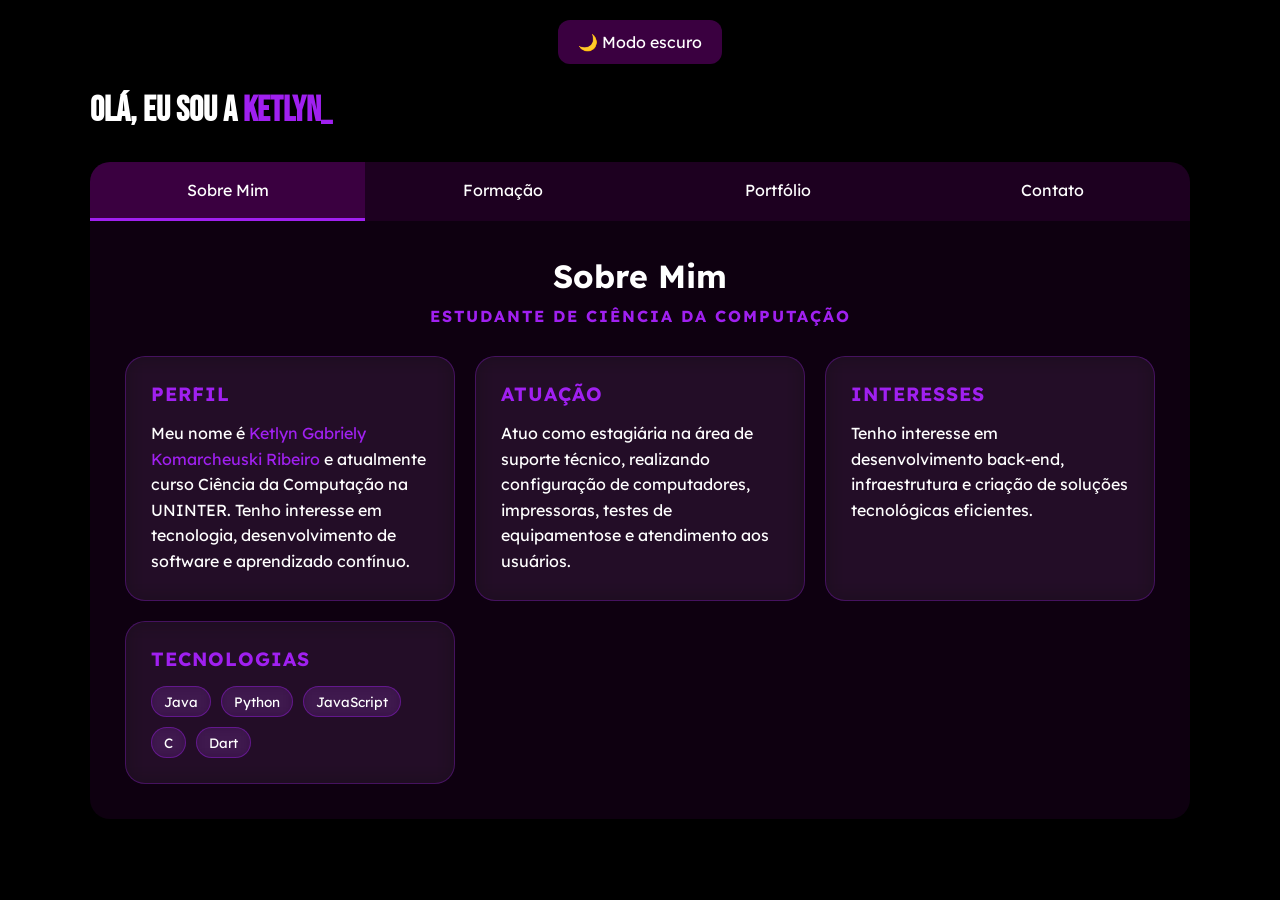
<file: index.html>
<!DOCTYPE html>
<html lang="pt-br">
<head>
    <meta charset="UTF-8">
    <meta name="viewport" content="width=device-width, initial-scale=1.0">

    <title>Sobre Mim</title>

    <link rel="stylesheet" href="style.css">
</head>
<body>

    <!-- Seção principal do conteúdo -->
    <section class="conteudo-principal">

        <!-- Botão para ativar/desativar modo escuro -->
        <button id="toggle-dark">🌙 Modo escuro</button>

        <!-- Título principal da página -->
        <h2 class="titulo-principal">Olá, eu sou a <span>Ketlyn_</span></h2>

        <div class="conteudos">

            <!-- Menu de navegação -->
            <nav class="botoes">
                <a href="index.html" class="botao ativo">Sobre Mim</a>
                <a href="formacao.html" class="botao">Formação</a>
                <a href="portfolio.html" class="botao">Portfólio</a>
                <a href="contato.html" class="botao">Contato</a>
            </nav>

            <!-- Área dos conteúdos da página -->
            <div class="abas-textos">

                <!-- Título principal da seção -->
                <h3 class="aba-conteudo-titulo-principal">Sobre Mim</h3>

                <!-- Subtítulo -->
                <h4 class="aba-conteudo-titulo-secundario">Estudante de Ciência da Computação</h4>

                <!-- Container que agrupa todos os cards -->
                <div class="cards-container">

                    <!-- Card de apresentação pessoal -->
                    <div class="card">
                        <h5>Perfil</h5>
                        <p>Meu nome é <span>Ketlyn Gabriely Komarcheuski Ribeiro</span> e atualmente curso Ciência da Computação na UNINTER. Tenho interesse em tecnologia, desenvolvimento de software e aprendizado contínuo.</p>
                    </div>

                    <!-- Card sobre experiência/atuação -->
                    <div class="card">
                        <h5>Atuação</h5>
                        <p>Atuo como estagiária na área de suporte técnico, realizando configuração de computadores, impressoras, testes de equipamentose e atendimento aos usuários.</p>
                    </div>

                    <!-- Card com áreas de interesse -->
                    <div class="card">
                        <h5>Interesses</h5>
                        <p>Tenho interesse em desenvolvimento back-end, infraestrutura e criação de soluções tecnológicas eficientes.</p>
                    </div>

                    <!-- Card das tecnologias estudadas -->
                    <div class="card">
                        <h5>Tecnologias</h5>
                        <div class="tech-chips">
                            <span>Java</span>
                            <span>Python</span>
                            <span>JavaScript</span>
                            <span>C</span>
                            <span>Dart</span>
                        </div>
                    </div>

                </div>
            </div>
        </div>

    </section>

    <!-- Arquivo JavaScript -->
    <script src="main.js"></script>

</body>
</html>
</file>
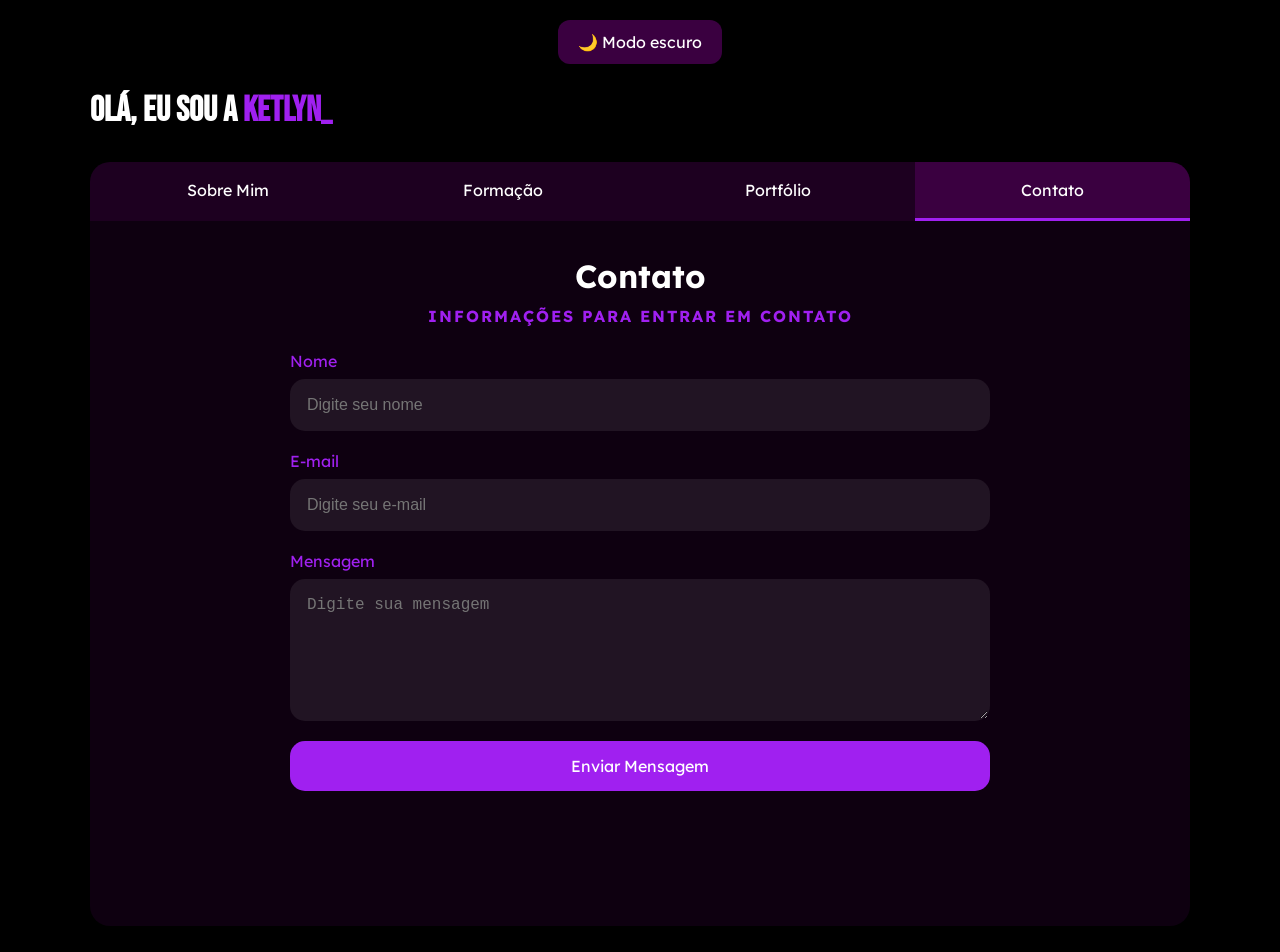
<file: contato.html>
<!DOCTYPE html>
<html lang="pt-br">
<head>
    <meta charset="UTF-8">
    <meta name="viewport" content="width=device-width, initial-scale=1.0">

    <title>Contato</title>

    <link rel="stylesheet" href="style.css">
</head>

<body>

    <!-- Área principal do conteúdo -->
    <section class="conteudo-principal">

        <!-- Botão para ativar/desativar o modo escuro -->
        <button id="toggle-dark">🌙 Modo escuro</button>

        <!-- Título principal -->
        <h2 class="titulo-principal">Olá, eu sou a <span>Ketlyn_</span></h2>

        <div class="conteudos">

            <!-- Menu de navegação -->
            <nav class="botoes">
                <a href="index.html" class="botao">Sobre Mim</a>
                <a href="formacao.html" class="botao">Formação</a>
                <a href="portfolio.html" class="botao">Portfólio</a>
                <a href="contato.html" class="botao ativo">Contato</a>
            </nav>

            <!-- Área dos textos e formulário -->
            <div class="abas-textos">

                <!-- Título da seção -->
                <h3 class="aba-conteudo-titulo-principal">Contato</h3>

                <!-- Subtítulo -->
                <h4 class="aba-conteudo-titulo-secundario">Informações para entrar em contato</h4>

                <!-- Formulário de contato -->
                <form id="formulario-contato">
                    <div class="campo">
                        <label>Nome</label>
                        <input type="text" id="nome" placeholder="Digite seu nome">
                    </div>

                    <div class="campo">
                        <label>E-mail</label>
                        <input type="email" id="email" placeholder="Digite seu e-mail">
                    </div>

                    <div class="campo"> 
                        <label>Mensagem</label> 
                        <textarea id="mensagem" rows="6" placeholder="Digite sua mensagem"></textarea> 
                    </div>

                    <button type="submit" class="btn-enviar"> Enviar Mensagem </button>

                    <!-- Área onde o JavaScript pode mostrar mensagens -->
                    <p id="mensagem-status"></p>

                </form>
            </div>
        </div>

    </section>
    
    <script src="main.js"></script>

</body>
</html>
</file>
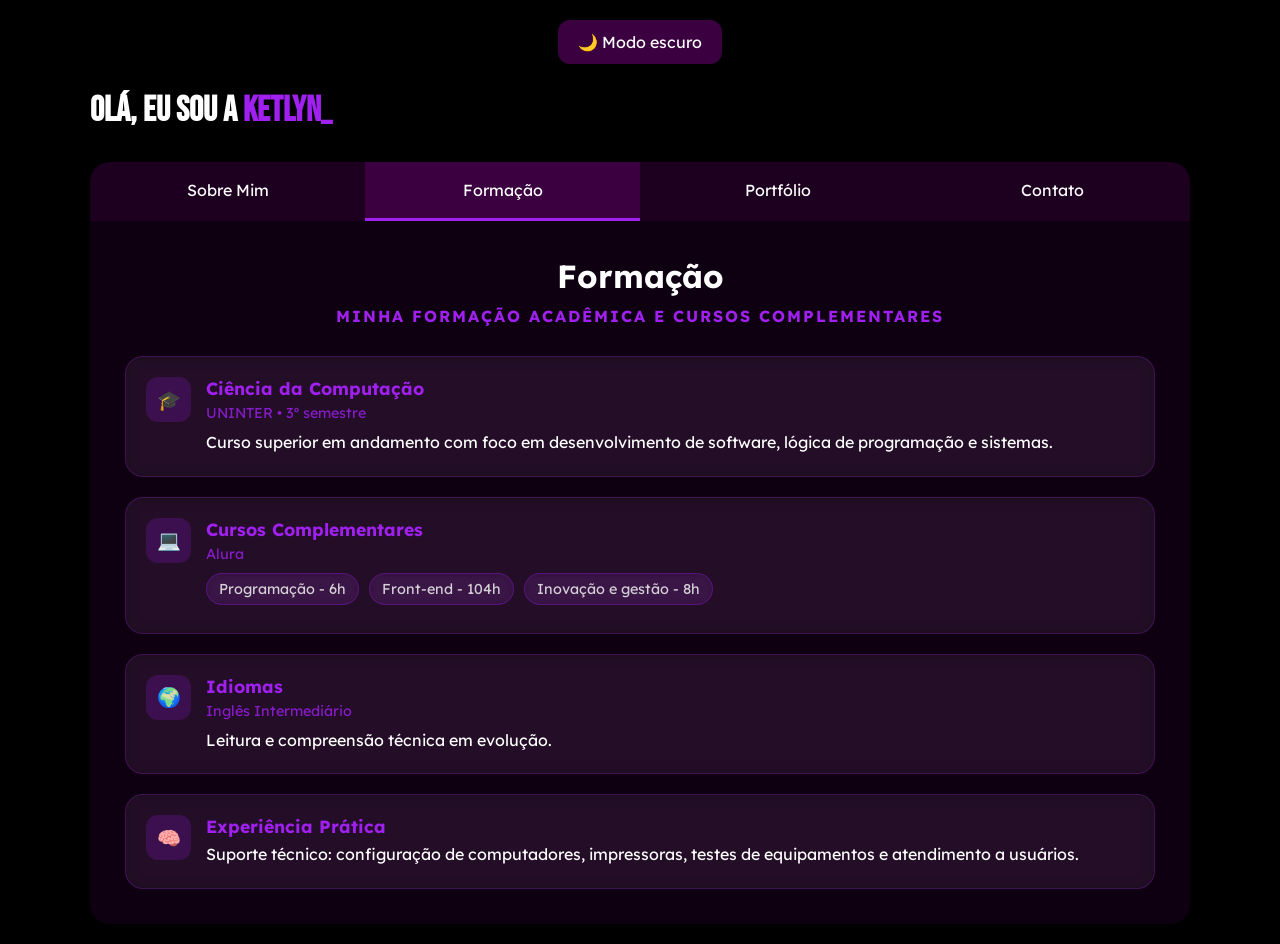
<file: formacao.html>
<!DOCTYPE html>
<html lang="pt-br">
<head>
    <meta charset="UTF-8">
    <meta name="viewport" content="width=device-width, initial-scale=1.0">

    <title>Formação</title>

    <link rel="stylesheet" href="style.css">
</head>

<body>

    <section class="conteudo-principal">

        <!-- Botão responsável por ativar/desativar o modo escuro -->
        <button id="toggle-dark">🌙 Modo escuro</button>

        <!-- Título principal da página -->
        <h2 class="titulo-principal">Olá, eu sou a <span>Ketlyn_</span></h2>

        <div class="conteudos">

            <!-- Menu de navegação -->
            <nav class="botoes">
                <a href="index.html" class="botao">Sobre Mim</a>
                <a href="formacao.html" class="botao ativo">Formação</a>
                <a href="portfolio.html" class="botao">Portfólio</a>
                <a href="contato.html" class="botao">Contato</a>
            </nav>

            <!-- Área dos textos e conteúdos -->
            <div class="abas-textos">

                <!-- Título principal da seção -->
                <h3 class="aba-conteudo-titulo-principal"> Formação</h3>

                <!-- Subtítulo -->
                <h4 class="aba-conteudo-titulo-secundario"> Minha formação acadêmica e cursos complementares</h4>

                <div class="formacao-timeline">

                    <!-- FORMAÇÃO ACADÊMICA -->
                    <div class="formacao-item">

                        <!-- Ícone da seção -->
                        <div class="formacao-icon">🎓</div>

                        <!-- Informações da formação -->
                        <div class="formacao-info">
                            <h5>Ciência da Computação</h5>
                            <span>UNINTER • 3º semestre</span>
                            <p>Curso superior em andamento com foco em desenvolvimento de software, lógica de programação e sistemas.</p>
                        </div>
                    </div>

                    <!-- CURSOS COMPLEMENTARES -->
                    <div class="formacao-item">
                        <div class="formacao-icon">💻</div>
                        <div class="formacao-info">
                            <h5>Cursos Complementares</h5>
                            <span>Alura</span>

                            <div class="tech-chips">
                                <span>Programação - 6h</span>
                                <span>Front-end - 104h</span>
                                <span>Inovação e gestão - 8h</span>
                            </div>

                        </div>
                    </div>

                    <!-- IDIOMAS -->
                    <div class="formacao-item">
                        <div class="formacao-icon">🌍</div>
                        <div class="formacao-info">
                            <h5>Idiomas</h5>
                            <span>Inglês Intermediário</span>
                            <p>Leitura e compreensão técnica em evolução.</p>

                        </div>
                    </div>

                    <!-- EXPERIÊNCIA PRÁTICA -->
                    <div class="formacao-item">
                        <div class="formacao-icon">🧠</div>
                        <div class="formacao-info">
                            <h5>Experiência Prática</h5>
                            <p>Suporte técnico: configuração de computadores, impressoras, testes de equipamentos e atendimento a usuários.</p>

                        </div>
                    </div>

                </div>
            </div>
        </div>

    </section>

    <script src="main.js"></script>

</body>
</html>
</file>
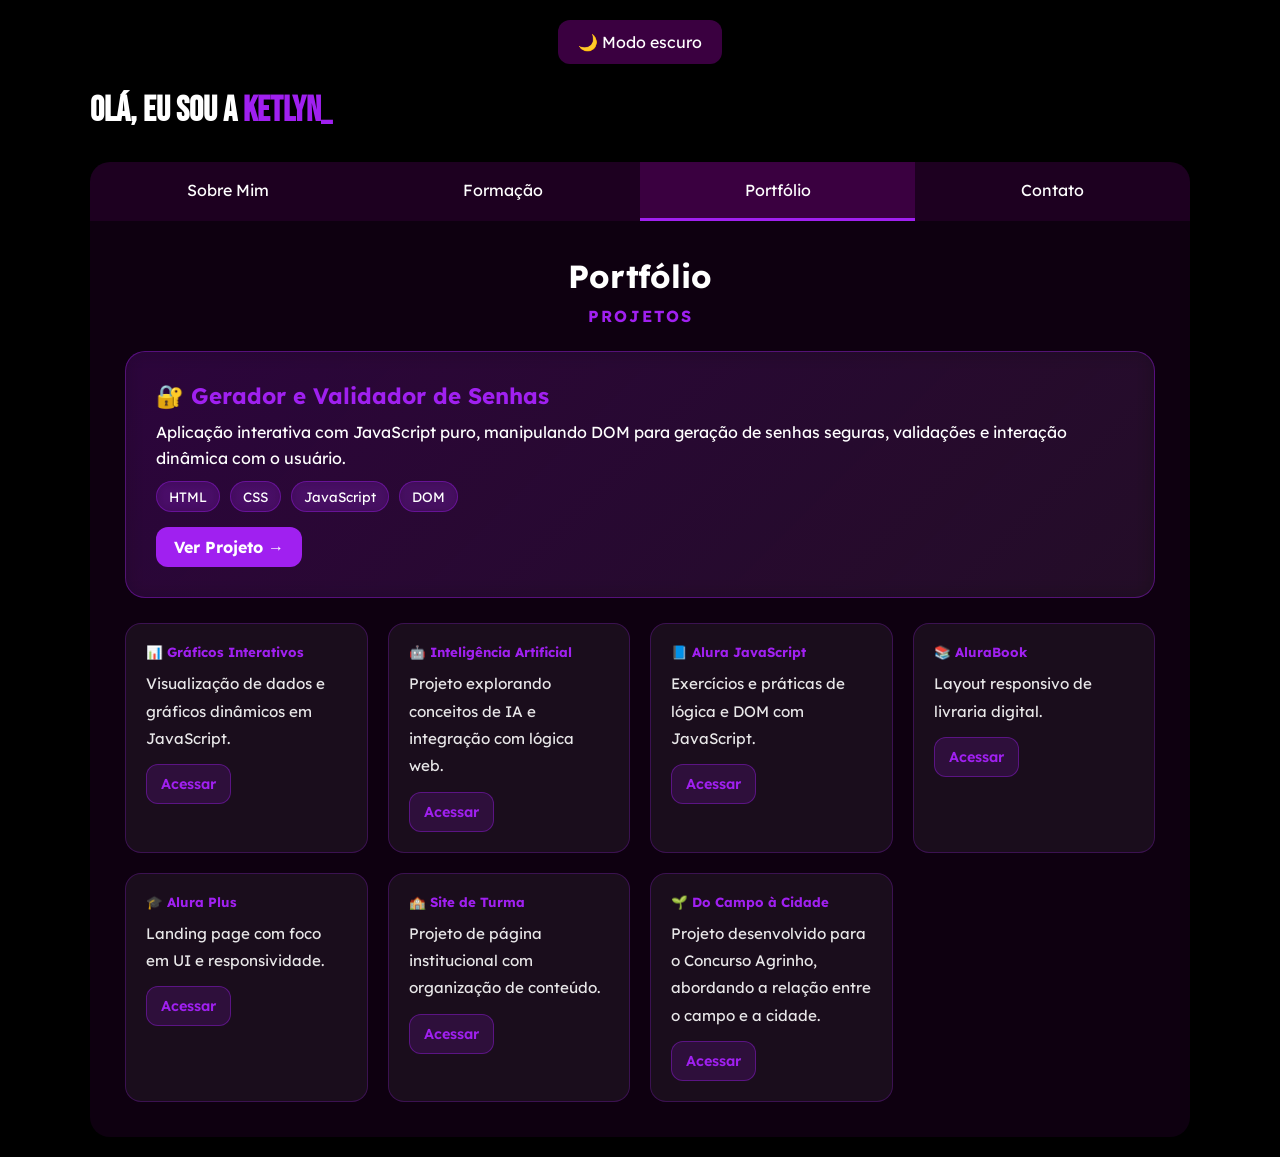
<file: portfolio.html>
<!DOCTYPE html>
<html lang="pt-br">
<head>
    <meta charset="UTF-8">
    <meta name="viewport" content="width=device-width, initial-scale=1.0">

    <title>Portfólio</title>

    <link rel="stylesheet" href="style.css">
</head>

<body>

    <section class="conteudo-principal">

        <!-- Botão responsável por ativar/desativar o modo escuro -->
        <button id="toggle-dark">🌙 Modo escuro</button>

        <!-- Título principal da página -->
        <h2 class="titulo-principal">Olá, eu sou a <span>Ketlyn_</span></h2>

        <div class="conteudos">

            <!-- Menu de navegação -->
            <nav class="botoes">
                <a href="index.html" class="botao">Sobre Mim</a>
                <a href="formacao.html" class="botao">Formação</a>
                <a href="portfolio.html" class="botao ativo">Portfólio</a>
                <a href="contato.html" class="botao">Contato</a>
            </nav>

            <!-- Área onde ficam os textos e projetos -->
            <div class="abas-textos">

                <!-- Título principal da seção -->
                <h3 class="aba-conteudo-titulo-principal">Portfólio</h3>

                <!-- Subtítulo -->
                <h4 class="aba-conteudo-titulo-secundario">Projetos</h4>

                <div class="portfolio-destaque">

                    <div class="projeto-principal">

                        <!-- Informações do projeto principal -->
                        <div class="projeto-info">
                            <h5>🔐 Gerador e Validador de Senhas</h5>
                            <p>Aplicação interativa com JavaScript puro, manipulando DOM para geração de senhas seguras, validações e interação dinâmica com o usuário.</p>

                            <!-- Tecnologias utilizadas no projeto -->
                            <div class="tech-chips">
                                <span>HTML</span>
                                <span>CSS</span>
                                <span>JavaScript</span>
                                <span>DOM</span>
                            </div>

                            <!-- Link para abrir o projeto -->
                            <a href="https://ketlyngkr.github.io/Senha/" target="_blank" class="btn-projeto"> Ver Projeto → </a>

                        </div>
                    </div>
                </div>

                <!-- GRID DE OUTROS PROJETOS -->
                <div class="portfolio-grid">

                    <div class="projeto-card">
                        <h5>📊 Gráficos Interativos</h5>
                        <p>Visualização de dados e gráficos dinâmicos em JavaScript.</p>
                        <a href="https://ketlyngkr.github.io/Graficos/" target="_blank"> Acessar </a>
                    </div>

                    <div class="projeto-card">
                        <h5>🤖 Inteligência Artificial</h5>
                        <p>Projeto explorando conceitos de IA e integração com lógica web.</p>
                        <a href="https://ketlyngkr.github.io/inteligencia-artificial/" target="_blank"> Acessar </a>
                    </div>

                    <div class="projeto-card">
                        <h5>📘 Alura JavaScript</h5>
                        <p>Exercícios e práticas de lógica e DOM com JavaScript.</p>
                        <a href="https://ketlyngkr.github.io/Alura_JavaScript/" target="_blank"> Acessar </a>
                    </div>

                    <div class="projeto-card">
                        <h5>📚 AluraBook</h5>
                        <p>Layout responsivo de livraria digital.</p>
                        <a href="https://ketlyngkr.github.io/alurabook/" target="_blank"> Acessar </a>
                    </div>

                    <div class="projeto-card">
                        <h5>🎓 Alura Plus</h5>
                        <p>Landing page com foco em UI e responsividade.</p>
                        <a href="https://ketlyngkr.github.io/Alura-plus/" target="_blank"> Acessar </a>
                    </div>

                    <div class="projeto-card">
                        <h5>🏫 Site de Turma</h5>
                        <p>Projeto de página institucional com organização de conteúdo.</p>
                        <a href="https://ketlyngkr.github.io/site-turma/" target="_blank"> Acessar </a>
                    </div>

                    <div class="projeto-card">
                        <h5>🌱 Do Campo à Cidade</h5>
                        <p>Projeto desenvolvido para o Concurso Agrinho, abordando a relação entre o campo e a cidade.</p>
                        <a href="https://ketlyngkr.github.io/Do-campo-a-cidade/" target="_blank"> Acessar </a>
                    </div>

                </div>
            </div>
        </div>

    </section>

    <script src="main.js"></script>

</body>
</html>
</file>
<file: style.css>
@import url('https://fonts.googleapis.com/css2?family=Lexend:wght@100..900&display=swap');
@import url('https://fonts.googleapis.com/css2?family=Bebas+Neue&display=swap');

:root{
    --cor-de-fundo: #000000;
    --roxo: #A020F0;
    --branco: #FFFFFF;
    --botao-ativo: #3A0040;
    --botao-inativo: rgba(58, 0, 64, 0.5);
    --texto-fundo: rgba(58, 0, 64, 0.25);
}

/* RESET */
*{
    margin: 0;
    padding: 0;
    box-sizing: border-box;
}

body{
    background-color: var(--cor-de-fundo);
    color: var(--branco);
    font-family: "Lexend", cursive;
    min-height: 100vh;
    padding: 20px;
}

/* CONTEÚDO PRINCIPAL */
.conteudo-principal{
    width: 100%;
    max-width: 1100px;
    margin: 0 auto;
}

/* TÍTULO */
.titulo-principal{
    text-align: justify;
    font-family: "Bebas Neue", cursive;
    font-size: 2.2rem;
    margin-bottom: 30px;
}

span{
    color: var(--roxo);
}

/* ÁREA GERAL */
.conteudos{
    width: 100%;
}

/* NAVEGAÇÃO */
.botoes{
    display: flex;
    flex-wrap: wrap;
    list-style: none;
}

.botao{
    flex: 1;
    min-width: 150px;
    padding: 18px;
    border: none;
    cursor: pointer;
    background-color: var(--botao-inativo);
    color: var(--branco);
    font-size: 1rem;
    font-family: "Lexend", cursive;
    transition: 0.3s;
    border-bottom: 3px solid transparent;
    text-decoration: none;
    display: inline-flex;
    align-items: center;
    justify-content: center;
    text-align: center;
}

.botao:hover{
    background-color: var(--botao-ativo);
    color: var(--branco);
}

.botao.ativo{
    background-color: var(--botao-ativo);
    border-bottom: 3px solid var(--roxo);
    color: var(--branco);
}

/* BORDAS */
.botao:first-child{
    border-top-left-radius: 20px;
}

.botao:last-child{
    border-top-right-radius: 20px;
}

/* TEXTOS */
.abas-textos{
    background-color: var(--texto-fundo);
    padding: 35px;
    border-radius: 0 0 20px 20px;
    backdrop-filter: blur(8px);
}

/* ANIMAÇÃO DE ENTRADA DO CONTEÚDO */
.abas-textos{
    animation: aparecer 0.4s ease;
}

/* ANIMAÇÃO */
@keyframes aparecer{
    from{
        opacity: 0;
        transform: translateY(10px);
    }

    to{
        opacity: 1;
        transform: translateY(0);
    }
}

/* TÍTULOS */
.aba-conteudo-titulo-principal{
    font-size: 2rem;
    text-align: center;
    margin-bottom: 10px;
    font-family: "Lexend", cursive;
}

.aba-conteudo-titulo-secundario{
    text-align: center;
    color: var(--roxo);
    margin-bottom: 25px;
    text-transform: uppercase;
    letter-spacing: 2px;
}

/* PARÁGRAFOS */
p{
    line-height: 1.8;
    margin: 40px 45px 40px 45px;
    text-align: justify;
}

/* LISTAS */
ul{
    padding-left: 20px;
    margin-bottom: 20px;
}

li{
    margin-bottom: 8px;
}

/* BOTÃO DARK MODE */
#toggle-dark{
    margin: 0 auto 25px auto;
    display: block;
    padding: 12px 20px;
    border: none;
    border-radius: 12px;
    cursor: pointer;
    background-color: var(--botao-ativo);
    color: var(--branco);
    font-family: "Lexend", cursive;
    font-size: 1rem;
    transition: 0.3s;
}

#toggle-dark:hover{
    transform: scale(1.05);
}

/* TEMA CLARO */
body.light-mode{
    --cor-de-fundo: #f4f4f4;
    --branco: #111111;
    --botao-ativo: #d6b3ff;
    --botao-inativo: rgba(160, 32, 240, 0.2);
    --texto-fundo: rgba(255,255,255,0.8);
}

/* CARDS */
.cards-container{
    display: grid;
    grid-template-columns: repeat(auto-fit, minmax(250px, 1fr));
    gap: 20px;
    margin-top: 30px;
}

.card{
    background: rgba(255,255,255,0.05);
    border: 1px solid rgba(160, 32, 240, 0.3);
    border-radius: 20px;
    padding: 25px;
    backdrop-filter: blur(10px);
    transition: 0.4s ease;
    animation: surgir 0.8s ease;
}

.card p{
    margin: 0;
    text-align: left;
    line-height: 1.6;
}

/* ANIMAÇÃO HOVER */
.card:hover{
    transform: translateY(-10px) scale(1.02);
    border-color: var(--roxo);
    box-shadow: 0 0 25px rgba(160, 32, 240, 0.4);
}

/* TÍTULO CARD */
.card h5{
    font-size: 1.2rem;
    color: var(--roxo);
    margin-bottom: 15px;
    text-transform: uppercase;
    letter-spacing: 1px;
}

/* LISTAS */
.card ul{
    padding-left: 18px;
}

.card li{
    margin-bottom: 10px;
}

/* ANIMAÇÃO */
@keyframes surgir{

    from{
        opacity: 0;
        transform: translateY(30px);
    }

    to{
        opacity: 1;
        transform: translateY(0);
    }

}

/* cONTATO */

#formulario-contato{
    max-width: 700px;
    margin: 0 auto;
    display: flex;
    flex-direction: column;
    gap: 20px;
}

.campo{
    display: flex;
    flex-direction: column;
}

.campo label{
    margin-bottom: 8px;
    color: var(--roxo);
}

.campo input,
.campo textarea{
    padding: 15px;
    border: 2px solid transparent;
    border-radius: 15px;
    background: rgba(255,255,255,0.08);
    color: var(--branco);
    font-size: 1rem;
    outline: none;
    transition: 0.3s;
}

.campo input:focus,
.campo textarea:focus{
    border-color: var(--roxo);
    box-shadow: 0 0 15px rgba(160, 32, 240, 0.3);
}

.btn-enviar{
    padding: 15px;
    border: none;
    border-radius: 15px;
    background: var(--roxo);
    color: white;
    font-size: 1rem;
    font-family: "Lexend", cursive;
    cursor: pointer;
    transition: 0.3s;
}

.btn-enviar:hover{
    transform: scale(1.03);
    box-shadow: 0 0 20px rgba(160, 32, 240, 0.4);
}

#mensagem-status{
    text-align: center;
    font-weight: bold;
}

/* TAGS DE TECNOLOGIAS */

.tech-chips{
    display: flex;
    flex-wrap: wrap;
    gap: 10px;
    margin-top: 10px;
}

.tech-chips span{
    padding: 6px 12px;
    border-radius: 999px;
    background: rgba(160, 32, 240, 0.15);
    border: 1px solid rgba(160, 32, 240, 0.4);
    font-size: 0.85rem;
    color: var(--branco);
    transition: 0.3s;
    backdrop-filter: blur(6px);
}

.tech-chips span:hover{
    transform: translateY(-3px);
    background: rgba(160, 32, 240, 0.3);
    box-shadow: 0 0 12px rgba(160, 32, 240, 0.25);
}

/* chips menores */
.chips{
    display: flex;
    flex-wrap: wrap;
    gap: 8px;
    margin-top: 10px;
}

.chips span{
    font-size: 0.8rem;
    padding: 5px 10px;
    border-radius: 999px;
    background: rgba(160, 32, 240, 0.12);
    border: 1px solid rgba(160, 32, 240, 0.35);
}

/* FORMAÇÃO */

.formacao-timeline{
    display: flex;
    flex-direction: column;
    gap: 20px;
    margin-top: 30px;
    position: relative;
}

.formacao-item{
    display: flex;
    gap: 15px;
    padding: 20px;
    border-radius: 18px;
    background: rgba(255,255,255,0.05);
    border: 1px solid rgba(160, 32, 240, 0.25);
    backdrop-filter: blur(8px);
    transition: 0.3s;
    position: relative;
}

.formacao-item:hover{
    transform: translateX(8px);
    border-color: var(--roxo);
    box-shadow: 0 0 20px rgba(160, 32, 240, 0.25);
}

.formacao-icon{
    width: 45px;
    height: 45px;
    display: flex;
    align-items: center;
    justify-content: center;
    background: rgba(160, 32, 240, 0.2);
    border-radius: 12px;
    font-size: 1.2rem;
    flex-shrink: 0;
}

.formacao-info h5{
    color: var(--roxo);
    font-size: 1.1rem;
    margin-bottom: 5px;
}

.formacao-info span{
    font-size: 0.9rem;
    opacity: 0.8;
    display: block;
    margin-bottom: 8px;
}

.formacao-info p{
    margin: 0;
    text-align: left;
    line-height: 1.6;
}

/* PORTFÓLIO */

.portfolio-grid{
    display: grid;
    grid-template-columns: repeat(auto-fit, minmax(220px, 1fr));
    gap: 20px;
    margin-top: 25px;
}

.projeto-card{
    background: rgba(255,255,255,0.05);
    border: 1px solid rgba(160,32,240,0.25);
    border-radius: 16px;
    padding: 20px;
    transition: 0.3s;
}

.projeto-card:hover{
    transform: translateY(-8px);
    border-color: var(--roxo);
    box-shadow: 0 0 18px rgba(160,32,240,0.25);
}

.projeto-card h5{
    color: var(--roxo);
    margin-bottom: 10px;
}

.projeto-card p{
    margin: 0;
    text-align: left;
    font-size: 0.95rem;
    opacity: 0.9;
}

.projeto-card a{
    display: inline-flex;
    align-items: center;
    justify-content: center;
    margin-top: 12px;
    padding: 10px 14px;
    border-radius: 12px;
    background: rgba(160, 32, 240, 0.15);
    border: 1px solid rgba(160, 32, 240, 0.4);
    color: var(--roxo);
    text-decoration: none;
    font-weight: 600;
    font-size: 0.9rem;
    transition: 0.3s ease;
    position: relative;
    overflow: hidden;
}

.projeto-card a:hover{
    background: var(--roxo);
    color: white;
    transform: translateY(-3px);
    box-shadow: 0 0 18px rgba(160, 32, 240, 0.4);
}

/* efeito de brilho */
.projeto-card a::before{
    content: "";
    position: absolute;
    top: 0;
    left: -100%;
    width: 100%;
    height: 100%;
    background: linear-gradient(
        120deg,
        transparent,
        rgba(255,255,255,0.3),
        transparent
    );
    transition: 0.5s;
}

.projeto-card a:hover::before{
    left: 100%;
}

.portfolio-destaque{
    margin-top: 25px;
}

.projeto-principal{
    background: linear-gradient(135deg, rgba(160,32,240,0.15), rgba(255,255,255,0.05));
    border: 1px solid rgba(160,32,240,0.4);
    border-radius: 20px;
    padding: 30px;
    backdrop-filter: blur(10px);
    transition: 0.3s;
}

.projeto-principal:hover{
    transform: translateY(-5px);
    box-shadow: 0 0 25px rgba(160,32,240,0.3);
}

.projeto-info h5{
    font-size: 1.4rem;
    color: var(--roxo);
    margin-bottom: 10px;
}

.projeto-info p{
    margin: 0;
    text-align: left;
    line-height: 1.6;
}

.btn-projeto{
    display: inline-block;
    margin-top: 15px;
    padding: 10px 18px;
    border-radius: 12px;
    background: var(--roxo);
    color: white;
    text-decoration: none;
    font-weight: bold;
    transition: 0.3s;
}

.btn-projeto:hover{
    transform: scale(1.05);
    box-shadow: 0 0 15px rgba(160,32,240,0.4);
}

/* RESPONSIVO */
@media screen and (max-width: 768px){

    body{
        padding: 15px;
    }

    .titulo-principal{
        font-size: 1.7rem;
    }

    .botoes{
        flex-direction: column;
    }

    .botao{
        border-radius: 0;
        min-width: 100%;
    }

    .botao:first-child{
        border-top-left-radius: 20px;
        border-top-right-radius: 20px;
    }

    .botao:last-child{
        border-top-right-radius: 0;
    }

    .abas-textos{
        padding: 25px 20px;
    }

    .aba-conteudo-titulo-principal{
        font-size: 1.5rem;
    }
}
</file>
